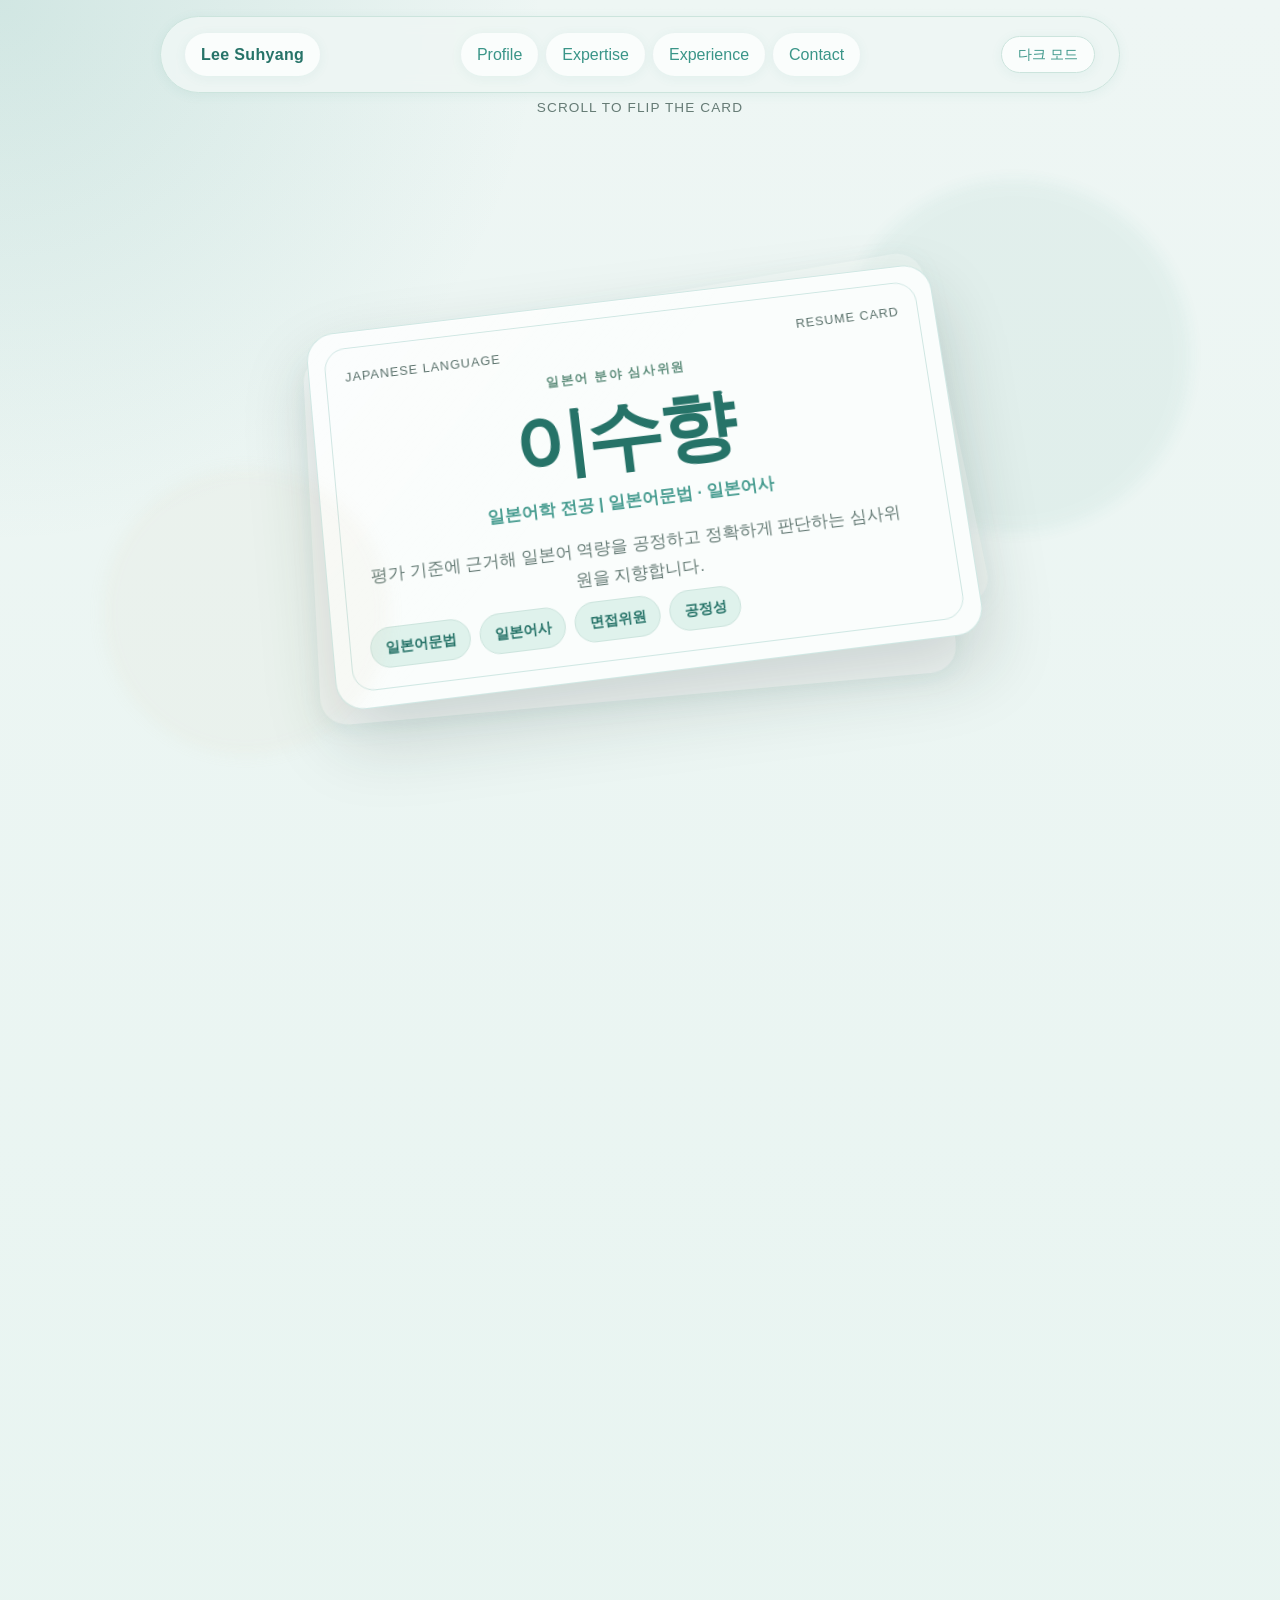
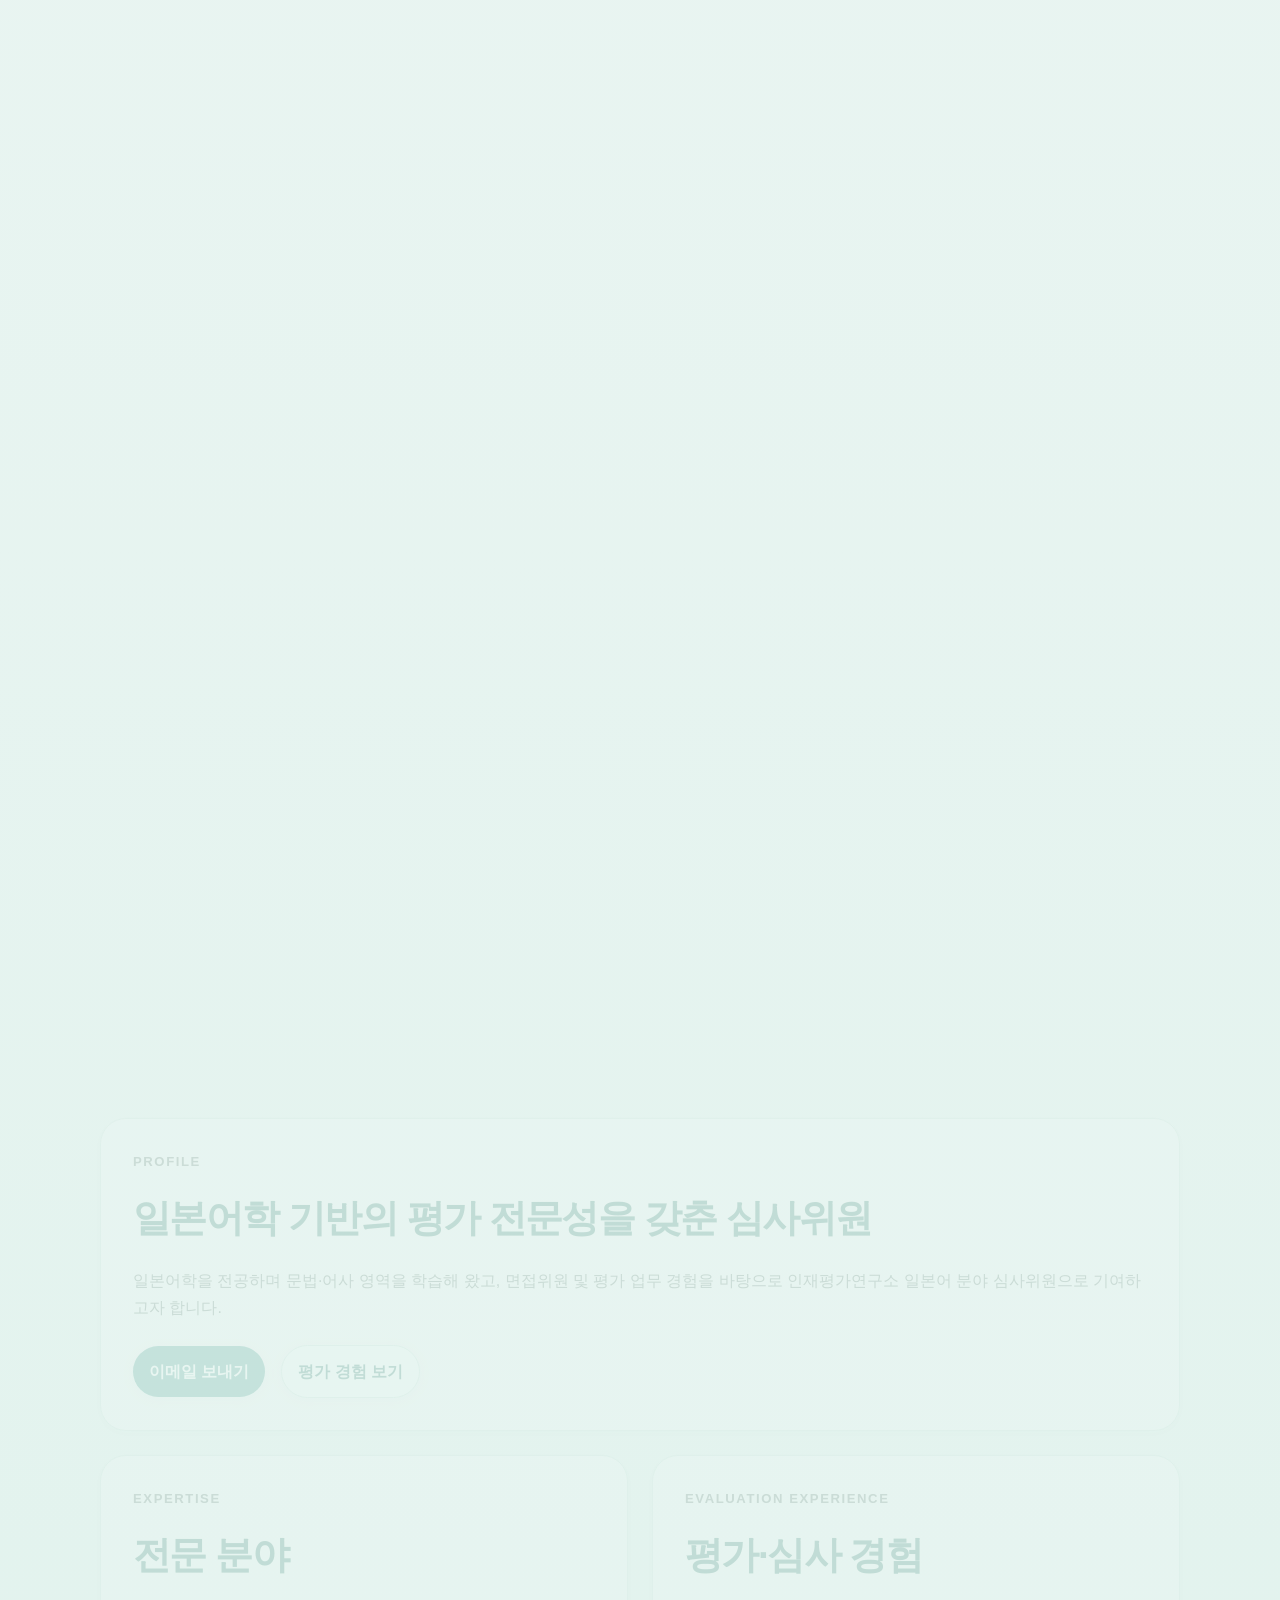
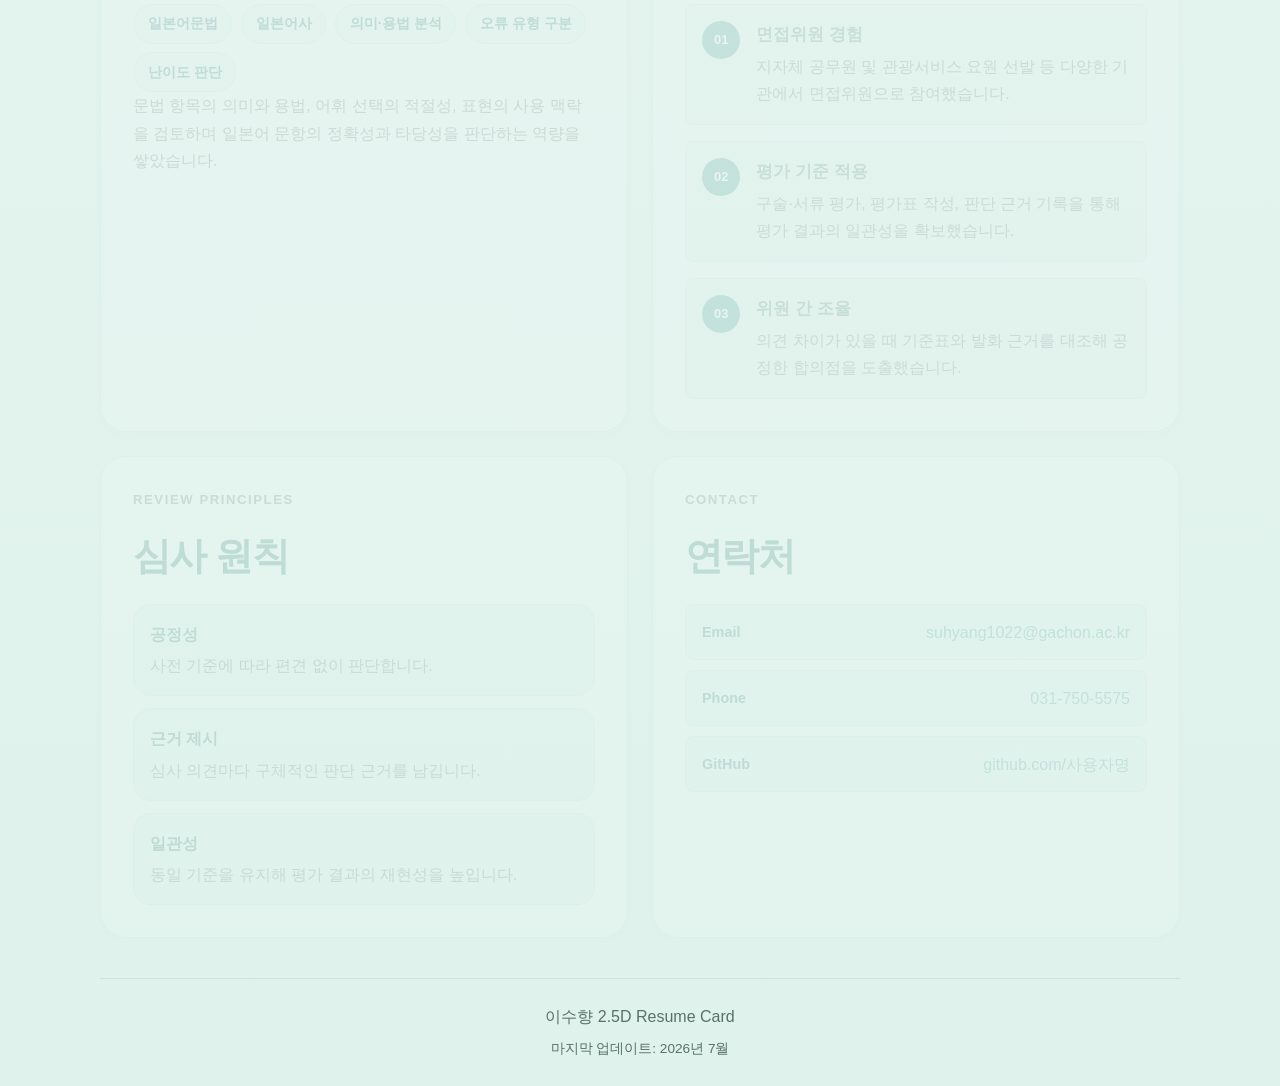
<file: index.html>
<!DOCTYPE html>
<html lang="ko">
<head>
  <meta charset="UTF-8">
  <meta name="viewport" content="width=device-width, initial-scale=1.0">
  <title>이수향 - 2.5D 이력서</title>
  <script>
    (function () {
      var saved = localStorage.getItem("theme");
      var prefersDark = window.matchMedia("(prefers-color-scheme: dark)").matches;
      var theme = saved || (prefersDark ? "dark" : "light");
      document.documentElement.setAttribute("data-theme", theme);
    })();
  </script>
  <link rel="stylesheet" href="style.css">
</head>
<body>
  <nav class="site-nav" aria-label="주요 메뉴">
    <a class="brand" href="#top">Lee Suhyang</a>
    <ul>
      <li><a href="#profile">Profile</a></li>
      <li><a href="#expertise">Expertise</a></li>
      <li><a href="#experience">Experience</a></li>
      <li><a href="#contact">Contact</a></li>
    </ul>
    <button type="button" id="theme-toggle" class="theme-toggle" aria-label="다크 모드로 전환">다크 모드</button>
  </nav>

  <header id="top" class="scroll-scene" aria-label="스크롤로 뒤집히는 2.5D 명함">
    <div class="card-stage">
      <p class="scroll-hint">Scroll to flip the card</p>

      <div class="flip-card" aria-live="polite">
        <section class="card-face card-front" aria-label="명함 앞면">
          <div class="card-topline">
            <span>Japanese Language</span>
            <span>Resume Card</span>
          </div>
          <div class="card-main">
            <p class="eyebrow">일본어 분야 심사위원</p>
            <h1>이수향</h1>
            <p class="role">일본어학 전공 | 일본어문법 · 일본어사</p>
            <p class="card-summary">
              평가 기준에 근거해 일본어 역량을 공정하고 정확하게 판단하는 심사위원을 지향합니다.
            </p>
          </div>
          <ul class="tag-list" aria-label="핵심 키워드">
            <li>일본어문법</li>
            <li>일본어사</li>
            <li>면접위원</li>
            <li>공정성</li>
          </ul>
        </section>

        <section class="card-face card-back" aria-label="명함 뒷면">
          <p class="eyebrow">Resume Overview</p>
          <h2>Evaluation Specialist</h2>
          <p>
            지자체 공무원 및 관광서비스 요원 선발 등 다양한 기관에서 면접위원으로 참여하며
            구술·서류 평가, 평가표 작성, 근거 기록을 수행했습니다.
          </p>
          <dl class="mini-resume">
            <div>
              <dt>Major</dt>
              <dd>일본어학</dd>
            </div>
            <div>
              <dt>Focus</dt>
              <dd>문법·어사 분석</dd>
            </div>
            <div>
              <dt>Principle</dt>
              <dd>공정성·근거·일관성</dd>
            </div>
          </dl>
          <a class="card-link" href="#profile">상세 이력서 보기</a>
        </section>
      </div>
    </div>
  </header>

  <main class="resume-detail" aria-label="상세 이력서">
    <section id="profile" class="resume-card resume-card-large">
      <p class="section-label">Profile</p>
      <h2>일본어학 기반의 평가 전문성을 갖춘 심사위원</h2>
      <p>
        일본어학을 전공하며 문법·어사 영역을 학습해 왔고, 면접위원 및 평가 업무 경험을 바탕으로
        인재평가연구소 일본어 분야 심사위원으로 기여하고자 합니다.
      </p>
      <div class="profile-actions">
        <a href="mailto:suhyang1022@gachon.ac.kr">이메일 보내기</a>
        <a href="#experience">평가 경험 보기</a>
      </div>
    </section>

    <section id="expertise" class="resume-card">
      <p class="section-label">Expertise</p>
      <h2>전문 분야</h2>
      <ul class="chip-list">
        <li>일본어문법</li>
        <li>일본어사</li>
        <li>의미·용법 분석</li>
        <li>오류 유형 구분</li>
        <li>난이도 판단</li>
      </ul>
      <p>
        문법 항목의 의미와 용법, 어휘 선택의 적절성, 표현의 사용 맥락을 검토하며
        일본어 문항의 정확성과 타당성을 판단하는 역량을 쌓았습니다.
      </p>
    </section>

    <section id="experience" class="resume-card">
      <p class="section-label">Evaluation Experience</p>
      <h2>평가·심사 경험</h2>
      <article class="timeline-item">
        <span>01</span>
        <div>
          <h3>면접위원 경험</h3>
          <p>지자체 공무원 및 관광서비스 요원 선발 등 다양한 기관에서 면접위원으로 참여했습니다.</p>
        </div>
      </article>
      <article class="timeline-item">
        <span>02</span>
        <div>
          <h3>평가 기준 적용</h3>
          <p>구술·서류 평가, 평가표 작성, 판단 근거 기록을 통해 평가 결과의 일관성을 확보했습니다.</p>
        </div>
      </article>
      <article class="timeline-item">
        <span>03</span>
        <div>
          <h3>위원 간 조율</h3>
          <p>의견 차이가 있을 때 기준표와 발화 근거를 대조해 공정한 합의점을 도출했습니다.</p>
        </div>
      </article>
    </section>

    <section id="principles" class="resume-card">
      <p class="section-label">Review Principles</p>
      <h2>심사 원칙</h2>
      <ol class="principle-list">
        <li><strong>공정성</strong><span>사전 기준에 따라 편견 없이 판단합니다.</span></li>
        <li><strong>근거 제시</strong><span>심사 의견마다 구체적인 판단 근거를 남깁니다.</span></li>
        <li><strong>일관성</strong><span>동일 기준을 유지해 평가 결과의 재현성을 높입니다.</span></li>
      </ol>
    </section>

    <section id="contact" class="resume-card contact-card">
      <p class="section-label">Contact</p>
      <h2>연락처</h2>
      <ul>
        <li><strong>Email</strong><a href="mailto:suhyang1022@gachon.ac.kr">suhyang1022@gachon.ac.kr</a></li>
        <li><strong>Phone</strong><a href="tel:031-750-5575">031-750-5575</a></li>
        <li><strong>GitHub</strong><a href="https://github.com">github.com/사용자명</a></li>
      </ul>
    </section>
  </main>

  <footer class="site-footer">
    <p>이수향 2.5D Resume Card</p>
    <p><small>마지막 업데이트: 2026년 7월</small></p>
  </footer>

  <script src="script.js"></script>
</body>
</html>
</file>
<file: style.css>
:root {
  --color-bg: #eef6f4;
  --color-surface: #fafdfc;
  --color-primary: #3a9588;
  --color-primary-dark: #267368;
  --color-text: #1a2b27;
  --color-text-muted: #5a716b;
  --color-border: #cce4dd;
  --color-accent-bg: #dff2ec;
  --color-nav-bg: rgba(238, 246, 244, 0.92);
  --color-heading-sub: #528572;

  --max-width: 720px;
  --radius: 12px;
  --shadow: 0 2px 12px rgba(58, 149, 136, 0.08);
  --shadow-hover: 0 4px 20px rgba(58, 149, 136, 0.16);
  --spacing-sm: 1rem;
  --spacing-md: 1.5rem;
  --spacing-lg: 2.5rem;
  --nav-height: 4rem;
}

[data-theme="dark"] {
  color-scheme: dark;
  --color-bg: #2f3340;
  --color-surface: #3a3f4d;
  --color-primary: #6aadb8;
  --color-primary-dark: #8fc4cd;
  --color-text: #e8eaed;
  --color-text-muted: #b8bcc4;
  --color-border: #4f5563;
  --color-accent-bg: #454b5a;
  --color-nav-bg: rgba(47, 51, 64, 0.92);
  --color-heading-sub: #d8c8a8;
  --shadow: 0 2px 12px rgba(0, 0, 0, 0.18);
  --shadow-hover: 0 4px 20px rgba(106, 173, 184, 0.12);
}

*,
*::before,
*::after {
  box-sizing: border-box;
}

html {
  scroll-behavior: smooth;
  scroll-padding-top: calc(var(--nav-height) + 1rem);
}

body {
  margin: 0;
  font-family: -apple-system, BlinkMacSystemFont, "Segoe UI", "Malgun Gothic",
    "Apple SD Gothic Neo", sans-serif;
  font-size: 1rem;
  line-height: 1.7;
  color: var(--color-text);
  background-color: var(--color-bg);
}

a:focus-visible,
nav a:focus-visible,
.theme-toggle:focus-visible {
  outline: 2px solid var(--color-primary);
  outline-offset: 2px;
}

header {
  position: relative;
  overflow: hidden;
  background: linear-gradient(135deg, var(--color-primary) 0%, var(--color-primary-dark) 100%);
  color: #ffffff;
  padding: var(--spacing-lg) var(--spacing-md);
  text-align: center;
}

header::before {
  content: "";
  position: absolute;
  inset: 0;
  background:
    radial-gradient(circle at 20% 80%, rgba(255, 255, 255, 0.08) 0%, transparent 50%),
    radial-gradient(circle at 80% 20%, rgba(255, 255, 255, 0.06) 0%, transparent 40%);
  pointer-events: none;
}

header h1,
header p {
  position: relative;
}

header h1 {
  margin: 0 0 0.5rem;
  font-size: 1.75rem;
  font-weight: 700;
  letter-spacing: -0.02em;
}

header p {
  margin: 0;
  font-size: 1.05rem;
  opacity: 0.92;
}

nav {
  position: sticky;
  top: 0;
  z-index: 100;
  display: flex;
  flex-wrap: wrap;
  justify-content: center;
  align-items: center;
  gap: 0.75rem;
  max-width: var(--max-width);
  margin: 0 auto;
  padding: var(--spacing-sm) var(--spacing-md);
  background-color: var(--color-nav-bg);
  backdrop-filter: blur(8px);
}

nav h2 {
  position: absolute;
  width: 1px;
  height: 1px;
  padding: 0;
  margin: -1px;
  overflow: hidden;
  clip: rect(0, 0, 0, 0);
  white-space: nowrap;
  border: 0;
}

nav ul {
  display: flex;
  flex-wrap: wrap;
  justify-content: center;
  gap: 0.5rem;
  list-style: none;
  margin: 0;
  padding: 0;
}

nav a {
  display: inline-block;
  padding: 0.5rem 1rem;
  color: var(--color-primary);
  text-decoration: none;
  font-weight: 500;
  border-radius: 999px;
  background-color: var(--color-surface);
  box-shadow: var(--shadow);
  transition: background-color 0.2s, color 0.2s, transform 0.2s, box-shadow 0.2s;
}

nav a:hover {
  background-color: var(--color-primary);
  color: #ffffff;
  transform: translateY(-1px);
  box-shadow: var(--shadow-hover);
}

.theme-toggle {
  padding: 0.5rem 1rem;
  font-family: inherit;
  font-size: 0.9rem;
  font-weight: 500;
  color: var(--color-primary);
  background-color: var(--color-surface);
  border: 1px solid var(--color-border);
  border-radius: 999px;
  box-shadow: var(--shadow);
  cursor: pointer;
  transition: background-color 0.2s, color 0.2s, transform 0.2s, box-shadow 0.2s, border-color 0.2s;
}

.theme-toggle:hover {
  background-color: var(--color-primary);
  color: #ffffff;
  border-color: var(--color-primary);
  transform: translateY(-1px);
  box-shadow: var(--shadow-hover);
}

main {
  max-width: var(--max-width);
  margin: 0 auto;
  padding: var(--spacing-md);
}

@keyframes fadeInUp {
  from {
    opacity: 0;
    transform: translateY(16px);
  }
  to {
    opacity: 1;
    transform: translateY(0);
  }
}

section {
  background-color: var(--color-surface);
  border-radius: var(--radius);
  box-shadow: var(--shadow);
  padding: var(--spacing-md);
  margin-bottom: var(--spacing-md);
  scroll-margin-top: calc(var(--nav-height) + 1rem);
  border: 2px solid transparent;
  transition: box-shadow 0.3s, border-color 0.3s;
  animation: fadeInUp 0.5s ease both;
}

section:nth-child(1) { animation-delay: 0.05s; }
section:nth-child(2) { animation-delay: 0.15s; }
section:nth-child(3) { animation-delay: 0.25s; }
section:nth-child(4) { animation-delay: 0.35s; }

section:target {
  border-color: var(--color-primary);
  box-shadow: var(--shadow-hover);
}

section h2 {
  margin: 0 0 var(--spacing-sm);
  font-size: 1.25rem;
  color: var(--color-primary-dark);
  border-bottom: 2px solid var(--color-accent-bg);
  padding-bottom: 0.5rem;
}

section h3 {
  margin: var(--spacing-sm) 0 0.75rem;
  font-size: 1.05rem;
  color: var(--color-heading-sub);
  font-weight: 600;
}

section h3:first-of-type {
  margin-top: 0;
}

section p {
  margin: 0 0 var(--spacing-sm);
}

section p:last-child {
  margin-bottom: 0;
}

section ul {
  margin: 0;
  padding-left: 1.25rem;
}

section ul li {
  margin-bottom: 0.4rem;
}

section ul li:last-child {
  margin-bottom: 0;
}

#skills ul {
  list-style: none;
  padding: 0;
  display: flex;
  flex-wrap: wrap;
  gap: 0.5rem;
}

#skills ul + ul {
  margin-top: var(--spacing-sm);
  padding-top: var(--spacing-sm);
  border-top: 1px solid var(--color-border);
}

#skills li {
  display: inline-block;
  margin: 0;
  padding: 0.35rem 0.85rem;
  background-color: var(--color-accent-bg);
  color: var(--color-primary-dark);
  border-radius: 999px;
  font-size: 0.95rem;
  font-weight: 500;
}

article {
  background-color: var(--color-accent-bg);
  border-radius: 8px;
  padding: var(--spacing-sm);
  margin-bottom: var(--spacing-sm);
  transition: box-shadow 0.2s;
}

article:last-child {
  margin-bottom: 0;
}

article:hover {
  box-shadow: var(--shadow-hover);
}

article h3 {
  margin: 0 0 0.5rem;
  font-size: 1.05rem;
  color: var(--color-heading-sub);
}

article p {
  margin: 0;
  color: var(--color-text-muted);
}

#contact ul {
  list-style: none;
  padding: 0;
  margin: 0;
  display: flex;
  flex-direction: column;
  gap: 0.6rem;
}

#contact li {
  display: flex;
  flex-wrap: wrap;
  align-items: center;
  gap: 0.5rem 1rem;
  margin: 0;
  padding: 0.85rem 1rem;
  background-color: var(--color-accent-bg);
  border: 1px solid var(--color-border);
  border-radius: 8px;
  transition: border-color 0.2s, box-shadow 0.2s;
}

#contact li:hover {
  border-color: var(--color-primary);
  box-shadow: var(--shadow-hover);
}

#contact li strong {
  min-width: 4.5rem;
  color: var(--color-primary-dark);
  font-size: 0.9rem;
}

#contact a {
  word-break: break-all;
}

a {
  color: var(--color-primary);
  text-decoration: none;
  transition: color 0.2s;
}

a:hover {
  color: var(--color-primary-dark);
}

a[href^="mailto:"]:hover,
a[href^="tel:"]:hover {
  text-decoration: underline;
}

footer {
  max-width: var(--max-width);
  margin: 0 auto;
  padding: var(--spacing-md);
  text-align: center;
  color: var(--color-text-muted);
  border-top: 1px solid var(--color-border);
}

footer p {
  margin: 0 0 0.25rem;
}

footer p:last-child {
  margin-bottom: 0;
}

footer small {
  font-size: 0.85rem;
}

@media (prefers-reduced-motion: reduce) {
  html {
    scroll-behavior: auto;
  }

  section {
    animation: none;
  }

  nav a,
  article,
  #contact li,
  .theme-toggle {
    transition: none;
  }
}

@media (max-width: 600px) {
  :root {
    --nav-height: 7rem;
  }

  header {
    padding: var(--spacing-md) var(--spacing-sm);
  }

  header h1 {
    font-size: 1.4rem;
  }

  header p {
    font-size: 0.95rem;
  }

  nav {
    padding: 0.75rem var(--spacing-sm);
  }

  nav ul {
    flex-direction: column;
    align-items: stretch;
  }

  nav a {
    text-align: center;
  }

  .theme-toggle {
    width: 100%;
    text-align: center;
  }

  main {
    padding: var(--spacing-sm);
  }

  section {
    padding: var(--spacing-sm);
  }

  #contact li {
    flex-direction: column;
    align-items: flex-start;
    gap: 0.25rem;
  }

  #contact li strong {
    min-width: auto;
  }
}

/* Scroll flip resume layout */
:root {
  --card-rotate-y: 0deg;
  --card-scale: 1;
  --card-tilt-x: 10deg;
  --card-tilt-z: -7deg;
  --back-opacity: 0;
  --detail-opacity: 0;
  --card-width: min(86vw, 640px);
  --card-height: min(58vw, 380px);
  --color-card-line: rgba(58, 149, 136, 0.22);
}

[data-theme="dark"] {
  --color-card-line: rgba(216, 200, 168, 0.22);
}

body {
  min-height: 100vh;
  background:
    radial-gradient(circle at top left, rgba(58, 149, 136, 0.16), transparent 34rem),
    linear-gradient(180deg, var(--color-bg), var(--color-accent-bg));
}

.site-nav {
  position: fixed;
  top: 1rem;
  left: 50%;
  z-index: 50;
  width: min(92vw, 960px);
  max-width: none;
  transform: translateX(-50%);
  border: 1px solid var(--color-border);
  border-radius: 999px;
  box-shadow: var(--shadow);
}

.brand {
  color: var(--color-primary-dark);
  font-weight: 800;
  letter-spacing: 0.02em;
}

.site-nav ul {
  flex: 1 1 auto;
}

.site-nav a,
.theme-toggle {
  white-space: nowrap;
}

.scroll-scene {
  height: 320vh;
  min-height: 1800px;
  padding: 0;
  overflow: visible;
  background: transparent;
  color: var(--color-text);
}

.scroll-scene::before {
  display: none;
}

.card-stage {
  position: sticky;
  top: 0;
  display: grid;
  place-items: center;
  min-height: 100vh;
  padding: 7rem var(--spacing-md) 3rem;
  perspective: 1600px;
  overflow: hidden;
}

.card-stage::before,
.card-stage::after {
  content: "";
  position: absolute;
  border-radius: 999px;
  filter: blur(8px);
  opacity: 0.45;
  pointer-events: none;
}

.card-stage::before {
  width: 22rem;
  height: 22rem;
  right: 7vw;
  top: 20vh;
  background: rgba(58, 149, 136, 0.14);
}

.card-stage::after {
  width: 18rem;
  height: 18rem;
  left: 8vw;
  bottom: 16vh;
  background: rgba(216, 200, 168, 0.18);
}

.scroll-hint {
  position: absolute;
  top: 6rem;
  left: 50%;
  margin: 0;
  transform: translateX(-50%);
  color: var(--color-text-muted);
  font-size: 0.85rem;
  letter-spacing: 0.08em;
  text-transform: uppercase;
}

.flip-card {
  position: relative;
  width: var(--card-width);
  height: var(--card-height);
  min-height: 320px;
  transform:
    rotateX(var(--card-tilt-x))
    rotateY(var(--card-rotate-y))
    rotateZ(var(--card-tilt-z))
    scale(var(--card-scale));
  transform-style: preserve-3d;
  transition: transform 0.08s linear;
  will-change: transform;
}

.flip-card::before,
.flip-card::after {
  content: "";
  position: absolute;
  inset: 0;
  border-radius: 28px;
  background: var(--color-surface);
  box-shadow: var(--shadow-hover);
  transform: translate3d(-18px, 22px, -38px) rotateZ(2deg);
  opacity: 0.5;
}

.flip-card::after {
  transform: translate3d(18px, -18px, -70px) rotateZ(-3deg);
  opacity: 0.28;
}

.card-face {
  position: absolute;
  inset: 0;
  display: flex;
  flex-direction: column;
  justify-content: space-between;
  margin: 0;
  padding: clamp(1.25rem, 3vw, 2.25rem);
  overflow: hidden;
  border: 1px solid var(--color-card-line);
  border-radius: 28px;
  background:
    linear-gradient(135deg, rgba(255, 255, 255, 0.24), transparent 42%),
    var(--color-surface);
  box-shadow:
    0 30px 70px rgba(26, 43, 39, 0.18),
    inset 0 1px 0 rgba(255, 255, 255, 0.3);
  backface-visibility: hidden;
  animation: none;
  scroll-margin-top: 0;
  transform-style: preserve-3d;
}

.card-face::before {
  content: "";
  position: absolute;
  inset: 1rem;
  border: 1px solid var(--color-card-line);
  border-radius: 22px;
  pointer-events: none;
}

.card-front {
  transform: rotateY(0deg);
}

.card-back {
  transform: rotateY(180deg);
  opacity: max(0.86, var(--back-opacity));
}

.card-topline,
.mini-resume,
.profile-actions,
.contact-card li {
  display: flex;
  align-items: center;
  justify-content: space-between;
  gap: 1rem;
}

.card-topline {
  color: var(--color-text-muted);
  font-size: 0.8rem;
  letter-spacing: 0.08em;
  text-transform: uppercase;
}

.card-main {
  max-width: 34rem;
}

.eyebrow,
.section-label {
  margin: 0 0 0.75rem;
  color: var(--color-heading-sub);
  font-size: 0.82rem;
  font-weight: 800;
  letter-spacing: 0.12em;
  text-transform: uppercase;
}

.card-main h1,
.card-back h2 {
  margin: 0;
  color: var(--color-primary-dark);
  line-height: 1.05;
  letter-spacing: -0.05em;
}

.card-main h1 {
  font-size: clamp(2.4rem, 6.5vw, 4.8rem);
}

.card-back h2 {
  font-size: clamp(2.4rem, 6vw, 4.6rem);
}

.role {
  margin: 0.75rem 0 1rem;
  color: var(--color-primary);
  font-weight: 700;
}

.card-summary,
.card-back p,
.resume-card p {
  color: var(--color-text-muted);
}

.tag-list,
.chip-list {
  display: flex;
  flex-wrap: wrap;
  gap: 0.55rem;
  margin: 0;
  padding: 0;
  list-style: none;
}

.tag-list li,
.chip-list li {
  margin: 0;
  padding: 0.42rem 0.85rem;
  border: 1px solid var(--color-border);
  border-radius: 999px;
  background: var(--color-accent-bg);
  color: var(--color-primary-dark);
  font-size: 0.9rem;
  font-weight: 700;
}

.mini-resume {
  margin: 1.25rem 0 0;
  padding: 0;
}

.mini-resume div {
  flex: 1;
  padding: 0.85rem;
  border: 1px solid var(--color-border);
  border-radius: 16px;
  background: var(--color-accent-bg);
}

.mini-resume dt {
  color: var(--color-text-muted);
  font-size: 0.72rem;
  text-transform: uppercase;
}

.mini-resume dd {
  margin: 0.2rem 0 0;
  color: var(--color-primary-dark);
  font-weight: 800;
}

.card-link,
.profile-actions a {
  display: inline-flex;
  width: fit-content;
  align-items: center;
  justify-content: center;
  padding: 0.75rem 1rem;
  border-radius: 999px;
  background: var(--color-primary);
  color: #ffffff;
  font-weight: 800;
  text-decoration: none;
  box-shadow: var(--shadow);
}

.resume-detail {
  display: grid;
  grid-template-columns: repeat(2, minmax(0, 1fr));
  gap: var(--spacing-md);
  width: min(92vw, 1080px);
  max-width: none;
  margin: -18vh auto 0;
  padding: 0 0 var(--spacing-lg);
  opacity: max(0.18, var(--detail-opacity));
  transition: opacity 0.2s linear;
}

.resume-card {
  margin: 0;
  padding: clamp(1.25rem, 3vw, 2rem);
  border: 1px solid var(--color-border);
  border-radius: 26px;
  background: rgba(250, 253, 252, 0.82);
  box-shadow: var(--shadow);
  backdrop-filter: blur(10px);
  animation: none;
}

[data-theme="dark"] .resume-card {
  background: rgba(58, 63, 77, 0.84);
}

.resume-card-large {
  grid-column: 1 / -1;
  min-height: 300px;
}

.resume-card h2 {
  margin: 0 0 1rem;
  border: 0;
  padding: 0;
  color: var(--color-primary-dark);
  font-size: clamp(1.6rem, 3vw, 2.7rem);
  letter-spacing: -0.04em;
}

.profile-actions {
  justify-content: flex-start;
  flex-wrap: wrap;
  margin-top: 1.5rem;
}

.profile-actions a + a {
  background: var(--color-surface);
  color: var(--color-primary-dark);
  border: 1px solid var(--color-border);
}

.timeline-item {
  display: grid;
  grid-template-columns: auto 1fr;
  gap: 1rem;
  margin: 0 0 1rem;
  padding: 1rem;
  border: 1px solid var(--color-border);
  background: var(--color-accent-bg);
  box-shadow: none;
}

.timeline-item span {
  display: grid;
  place-items: center;
  width: 2.4rem;
  height: 2.4rem;
  border-radius: 50%;
  background: var(--color-primary);
  color: #ffffff;
  font-size: 0.8rem;
  font-weight: 800;
}

.timeline-item h3 {
  margin: 0 0 0.25rem;
}

.principle-list {
  display: grid;
  gap: 0.75rem;
  margin: 0;
  padding: 0;
  list-style: none;
}

.principle-list li {
  display: grid;
  gap: 0.25rem;
  padding: 1rem;
  border: 1px solid var(--color-border);
  border-radius: 18px;
  background: var(--color-accent-bg);
}

.principle-list strong {
  color: var(--color-primary-dark);
}

.principle-list span {
  color: var(--color-text-muted);
}

.contact-card ul {
  display: grid;
  gap: 0.75rem;
  margin: 0;
  padding: 0;
  list-style: none;
}

.contact-card li {
  margin: 0;
  padding: 1rem;
  border: 1px solid var(--color-border);
  border-radius: 18px;
  background: var(--color-accent-bg);
}

.resume-detail #contact li {
  display: flex;
  flex-wrap: wrap;
  align-items: center;
  justify-content: space-between;
  gap: 0.75rem;
}

.contact-card strong {
  color: var(--color-primary-dark);
}

.contact-card a {
  word-break: break-all;
}

.site-footer {
  width: min(92vw, 1080px);
  max-width: none;
}

@media (prefers-reduced-motion: reduce) {
  :root {
    --card-rotate-y: 180deg;
    --card-scale: 1;
    --card-tilt-x: 0deg;
    --card-tilt-z: 0deg;
    --detail-opacity: 1;
  }

  .scroll-scene {
    height: auto;
    min-height: 100vh;
  }

  .card-stage {
    position: relative;
  }

  .flip-card {
    transition: none;
  }

  .resume-detail {
    margin-top: 0;
  }
}

@media (max-width: 760px) {
  :root {
    --card-height: 70vh;
  }

  .site-nav {
    position: sticky;
    top: 0.5rem;
    transform: translateX(-50%);
    border-radius: 24px;
  }

  .site-nav ul {
    order: 3;
    width: 100%;
  }

  .site-nav a {
    text-align: center;
  }

  .scroll-scene {
    min-height: 1500px;
  }

  .card-stage {
    padding-top: 8rem;
  }

  .scroll-hint {
    top: 7rem;
  }

  .flip-card {
    width: min(88vw, 420px);
    min-height: 500px;
  }

  .card-topline,
  .mini-resume,
  .contact-card li {
    align-items: flex-start;
    flex-direction: column;
  }

  .card-main h1 {
    font-size: 2.7rem;
  }

  .card-back h2 {
    font-size: 2.4rem;
  }

  .resume-detail {
    grid-template-columns: 1fr;
    margin-top: -10vh;
  }

  .resume-card-large {
    min-height: auto;
  }
}
</file>
